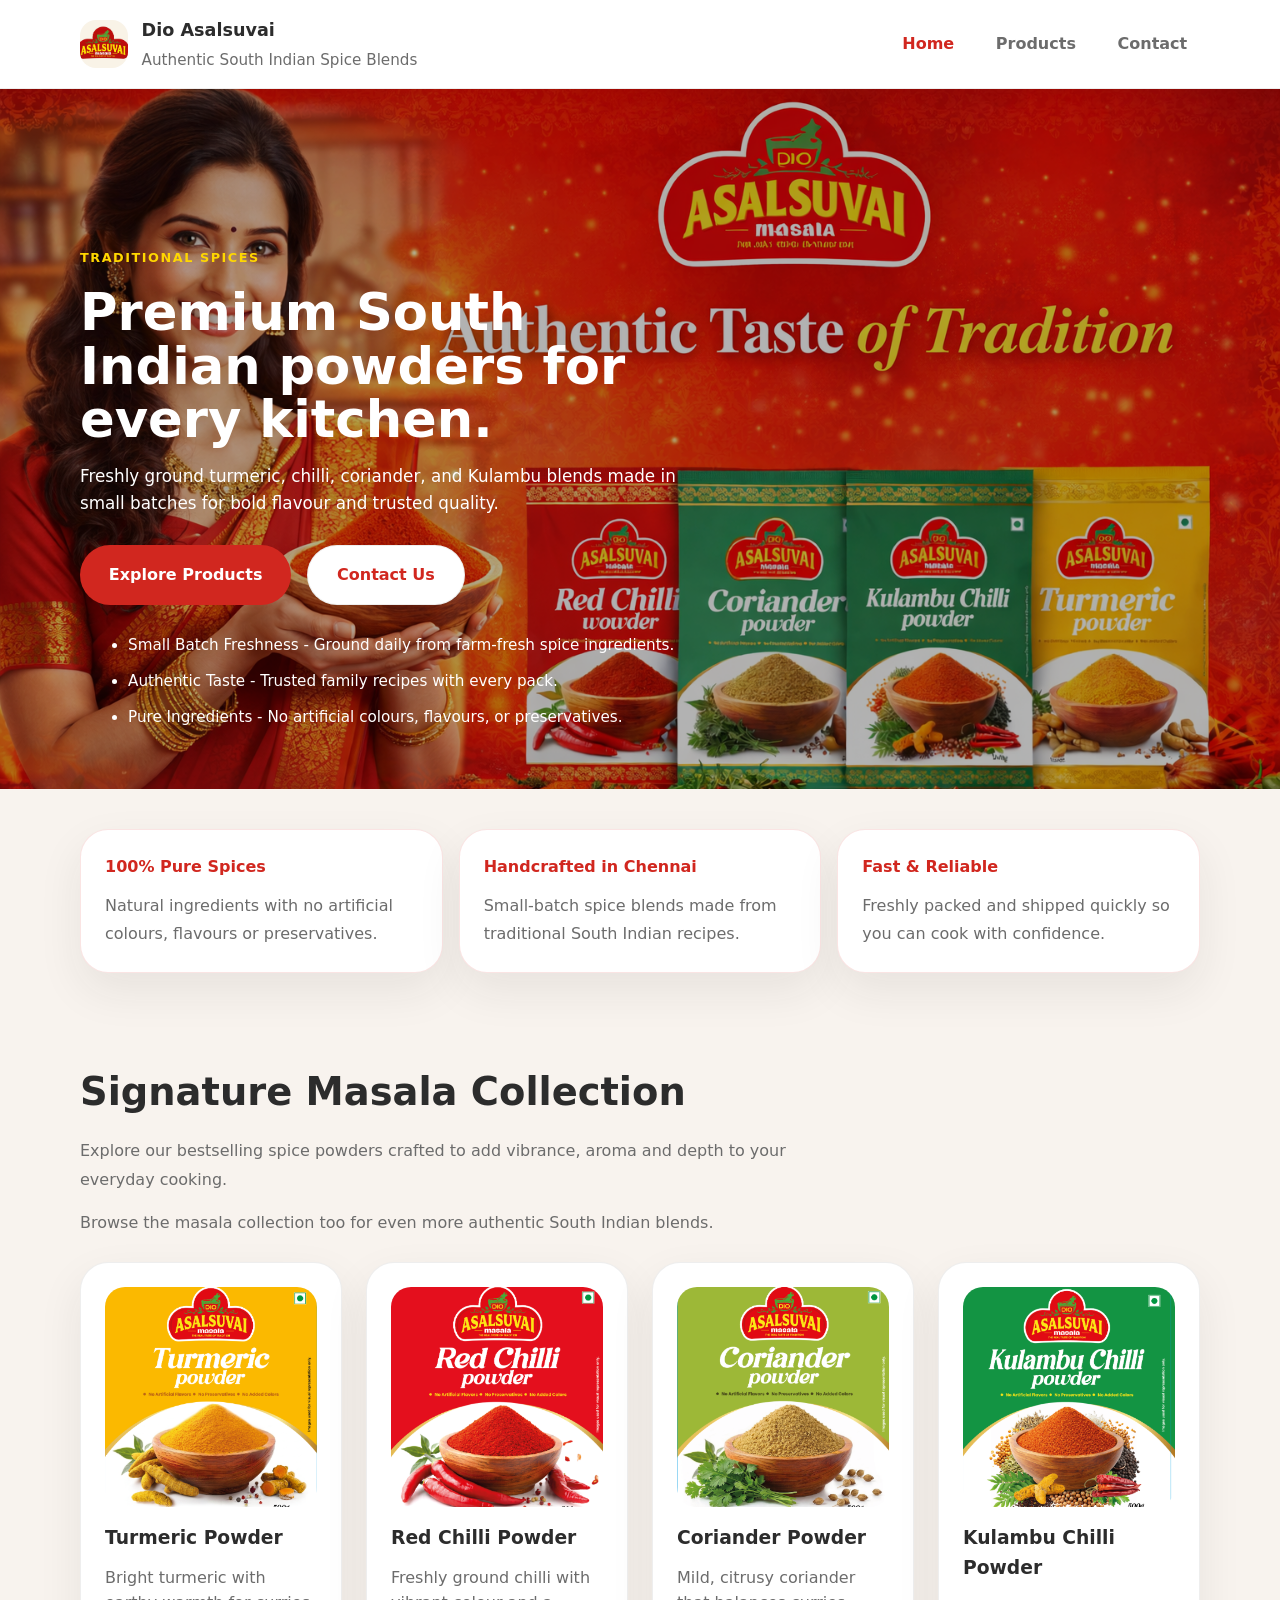
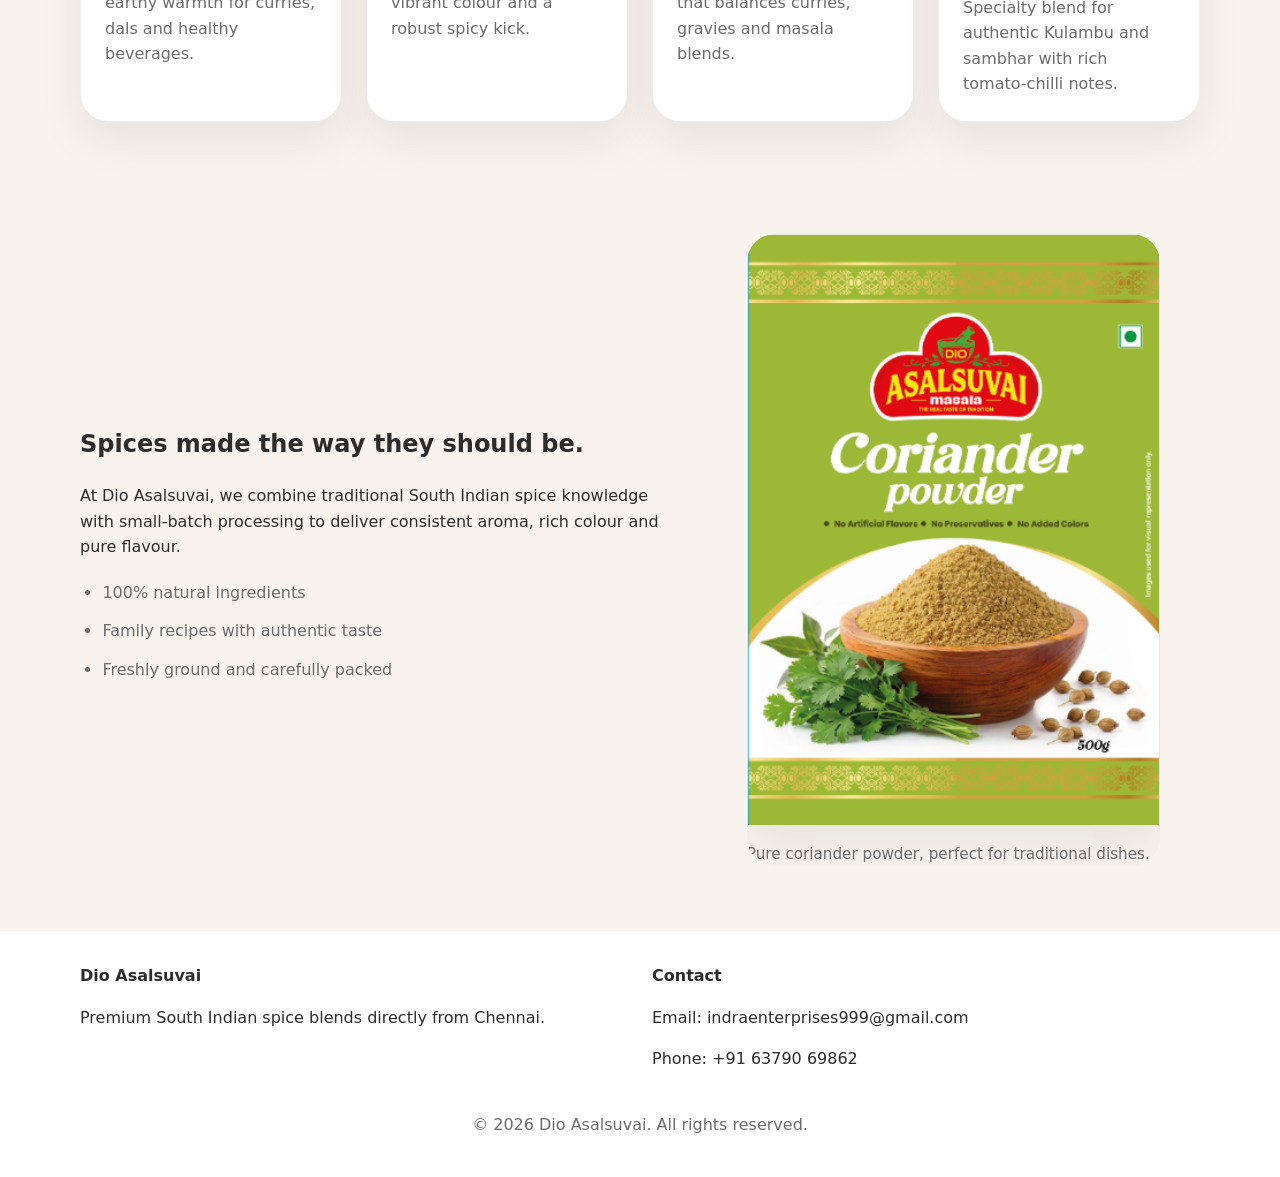
<file: index.html>
<!DOCTYPE html>
<html lang="en">
<head>
  <meta charset="UTF-8" />
  <meta name="viewport" content="width=device-width, initial-scale=1.0" />
  <title>Dio Asalsuvai | Authentic South Indian Spices</title>
  <link rel="stylesheet" href="styles.css" />
</head>
<body>
  <header class="site-header">
    <div class="container header-inner">
      <div class="brand">
        <div class="logo-mark">
          <img src="Image/logo.jpeg" alt="Dio Asalsuvai logo" />
        </div>
        <div>
          <h1>Dio Asalsuvai</h1>
          <p>Authentic South Indian Spice Blends</p>
        </div>
      </div>
      <nav class="nav">
        <a href="index.html" class="nav-link active">Home</a>
        <a href="product.html" class="nav-link">Products</a>
        <a href="contact.html" class="nav-link">Contact</a>
      </nav>
    </div>
  </header>

  <main>
    <section class="hero hero-home">
      <div class="carousel">
        <div class="carousel-slide" style="background-image: url('Image/Banner1.png');"></div>
        <div class="carousel-slide" style="background-image: url('Image/Banner2.png');"></div>
        <div class="carousel-slide" style="background-image: url('Image/Banner3.png');"></div>
      </div>
      <div class="container hero-grid">
        <div class="hero-copy">
          <span class="eyebrow">Traditional Spices</span>
          <h1>Premium South Indian powders for every kitchen.</h1>
          <p>Freshly ground turmeric, chilli, coriander, and Kulambu blends made in small batches for bold flavour and trusted quality.</p>
          <div class="hero-actions">
            <a href="product.html" class="button">Explore Products</a>
            <a href="contact.html" class="button button-secondary">Contact Us</a>
          </div>
          <ul class="hero-highlights">
            <li>Small Batch Freshness - Ground daily from farm-fresh spice ingredients.</li>
            <li>Authentic Taste - Trusted family recipes with every pack.</li>
            <li>Pure Ingredients - No artificial colours, flavours, or preservatives.</li>
          </ul>
        </div>
      </div>
    </section>

    <script>
      let currentSlide = 0;
      const slides = document.querySelectorAll('.carousel-slide');
      
      function showSlide(index) {
        slides.forEach((slide, i) => {
          slide.style.opacity = i === index ? '1' : '0';
        });
      }
      
      function nextSlide() {
        currentSlide = (currentSlide + 1) % slides.length;
        showSlide(currentSlide);
      }
      
      showSlide(0);
      setInterval(nextSlide, 60000);
    </script>

    </section>

    <section class="value-strip container">
      <div class="value-grid">
        <article class="value-card">
          <strong>100% Pure Spices</strong>
          <p>Natural ingredients with no artificial colours, flavours or preservatives.</p>
        </article>
        <article class="value-card">
          <strong>Handcrafted in Chennai</strong>
          <p>Small-batch spice blends made from traditional South Indian recipes.</p>
        </article>
        <article class="value-card">
          <strong>Fast & Reliable</strong>
          <p>Freshly packed and shipped quickly so you can cook with confidence.</p>
        </article>
      </div>
    </section>

    <section class="featured-products container">
      <div class="section-heading">
        <h2>Signature Masala Collection</h2>
        <p class="section-description">Explore our bestselling spice powders crafted to add vibrance, aroma and depth to your everyday cooking.</p>
        <p class="section-description">Browse the masala collection too for even more authentic South Indian blends.</p>
      </div>
      <div class="featured-grid">
        <article class="feature-card">
          <img src="Image/TurmericHomepage.png" alt="Turmeric Powder" />
          <h3>Turmeric Powder</h3>
          <p>Bright turmeric with earthy warmth for curries, dals and healthy beverages.</p>
        </article>
        <article class="feature-card">
          <img src="Image/ChilliHomePage.png" alt="Red Chilli Powder" />
          <h3>Red Chilli Powder</h3>
          <p>Freshly ground chilli with vibrant colour and a robust spicy kick.</p>
        </article>
        <article class="feature-card">
          <img src="Image/CorianderPowderHomepage.png" alt="Coriander Powder" />
          <h3>Coriander Powder</h3>
          <p>Mild, citrusy coriander that balances curries, gravies and masala blends.</p>
        </article>
        <article class="feature-card">
          <img src="Image/KulambuHomePage.png" alt="Kulambu Chilli Powder" />
          <h3>Kulambu Chilli Powder</h3>
          <p>Specialty blend for authentic Kulambu and sambhar with rich tomato-chilli notes.</p>
        </article>
      </div>
    </section>

    <section class="about container">
      <div class="about-grid">
        <div>
          <h2>Spices made the way they should be.</h2>
          <p>At Dio Asalsuvai, we combine traditional South Indian spice knowledge with small-batch processing to deliver consistent aroma, rich colour and pure flavour.</p>
          <ul class="about-list">
            <li>100% natural ingredients</li>
            <li>Family recipes with authentic taste</li>
            <li>Freshly ground and carefully packed</li>
          </ul>
        </div>
        <figure class="about-image">
          <img src="Image/CorianderPowderHomepage.png" alt="Fresh Coriander Powder" />
          <figcaption>Pure coriander powder, perfect for traditional dishes.</figcaption>
        </figure>
      </div>
    </section>
  </main>

  <footer class="site-footer">
    <div class="container footer-grid">
      <div>
        <p class="footer-title">Dio Asalsuvai</p>
        <p>Premium South Indian spice blends directly from Chennai.</p>
      </div>
      <div>
        <p class="footer-title">Contact</p>
        <p>Email: <a href="mailto:indraenterprises999@gmail.com">indraenterprises999@gmail.com</a></p>
        <p>Phone: +91 63790 69862</p>
      </div>
    </div>
    <p class="footer-copy">&copy; 2026 Dio Asalsuvai. All rights reserved.</p>
  </footer>
</body>
</html>
</file>
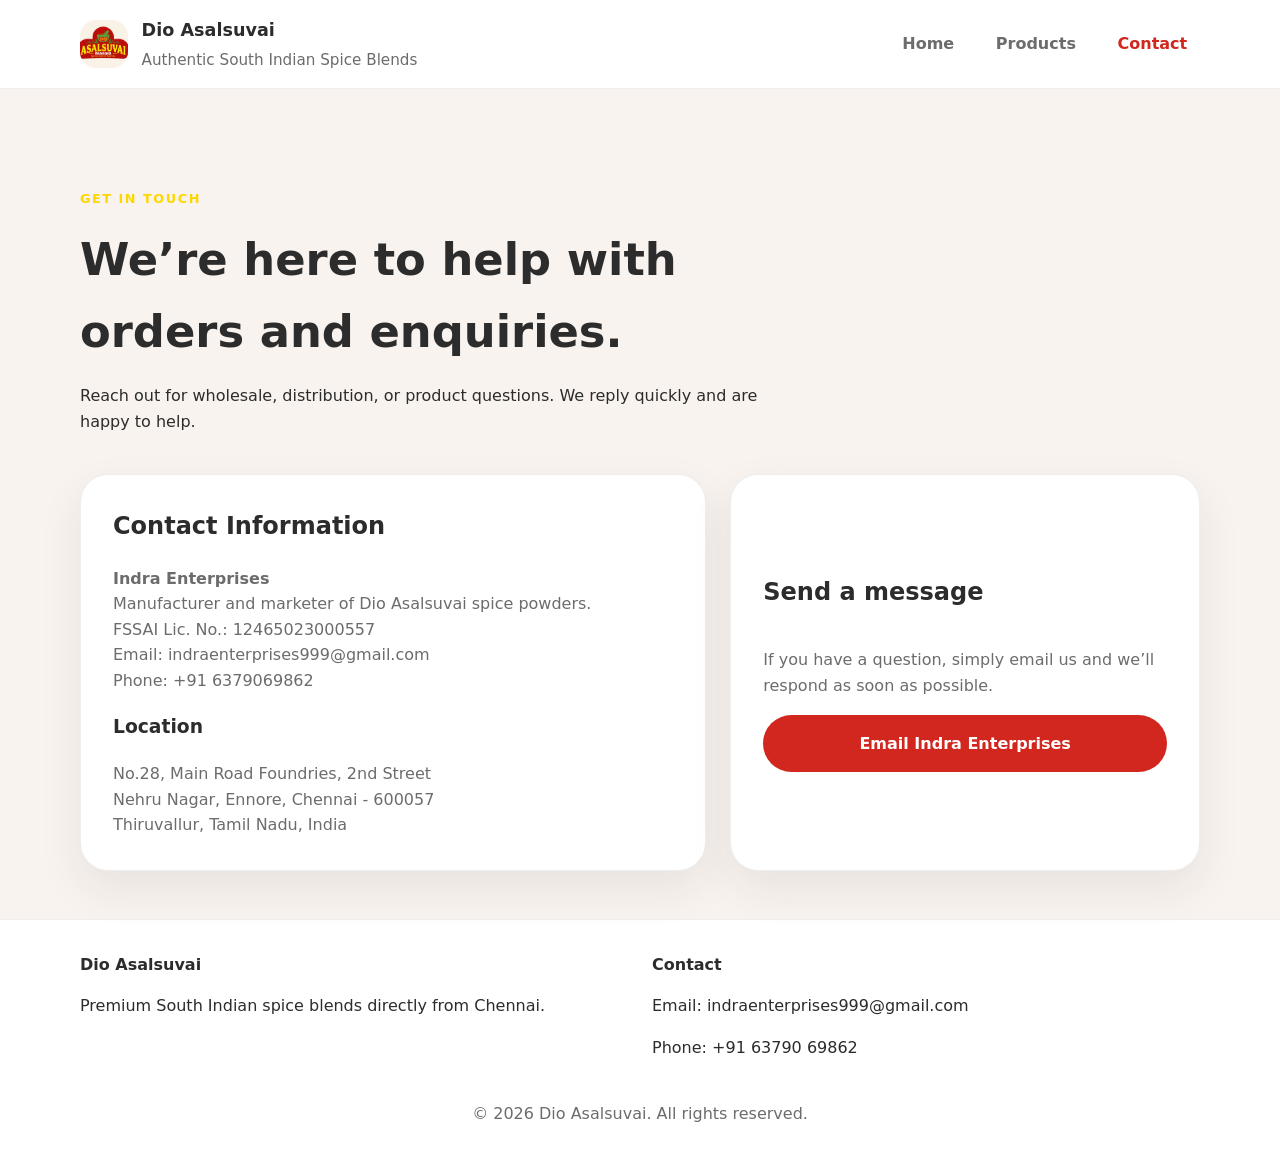
<file: contact.html>
<!DOCTYPE html>
<html lang="en">
<head>
  <meta charset="UTF-8" />
  <meta name="viewport" content="width=device-width, initial-scale=1.0" />
  <title>Dio Asalsuvai | Contact</title>
  <link rel="stylesheet" href="styles.css" />
</head>
<body>
  <header class="site-header">
    <div class="container header-inner">
      <div class="brand">
        <div class="logo-mark">
          <img src="Image/logo.jpeg" alt="Dio Asalsuvai logo" />
        </div>
        <div>
          <h1>Dio Asalsuvai</h1>
          <p>Authentic South Indian Spice Blends</p>
        </div>
      </div>
      <nav class="nav">
        <a href="index.html" class="nav-link">Home</a>
        <a href="product.html" class="nav-link">Products</a>
        <a href="contact.html" class="nav-link active">Contact</a>
      </nav>
    </div>
  </header>

  <main class="container page-content">
    <section class="page-hero">
      <div class="page-hero-copy">
        <span class="eyebrow">Get In Touch</span>
        <h1>We’re here to help with orders and enquiries.</h1>
        <p>Reach out for wholesale, distribution, or product questions. We reply quickly and are happy to help.</p>
      </div>
    </section>

    <section class="contact-grid">
      <div class="contact-details card">
        <h2>Contact Information</h2>
        <p><strong>Indra Enterprises</strong></p>
        <p>Manufacturer and marketer of Dio Asalsuvai spice powders.</p>
        <p>FSSAI Lic. No.: 12465023000557</p>
        <p>Email: <a href="mailto:indraenterprises999@gmail.com">indraenterprises999@gmail.com</a></p>
        <p>Phone: +91 6379069862</p>
        <h3>Location</h3>
        <p>No.28, Main Road Foundries, 2nd Street</p>
        <p>Nehru Nagar, Ennore, Chennai - 600057</p>
        <p>Thiruvallur, Tamil Nadu, India</p>
      </div>
      <div class="contact-card card">
        <h2>Send a message</h2>
        <p>If you have a question, simply email us and we’ll respond as soon as possible.</p>
        <a class="button" href="mailto:indraenterprises999@gmail.com?subject=Spice%20Order%20Inquiry">Email Indra Enterprises</a>
      </div>
    </section>
  </main>

  <footer class="site-footer">
    <div class="container footer-grid">
      <div>
        <p class="footer-title">Dio Asalsuvai</p>
        <p>Premium South Indian spice blends directly from Chennai.</p>
      </div>
      <div>
        <p class="footer-title">Contact</p>
        <p>Email: <a href="mailto:indraenterprises999@gmail.com">indraenterprises999@gmail.com</a></p>
        <p>Phone: +91 63790 69862</p>
      </div>
    </div>
    <p class="footer-copy">&copy; 2026 Dio Asalsuvai. All rights reserved.</p>
  </footer>
</body>
</html>
</file>
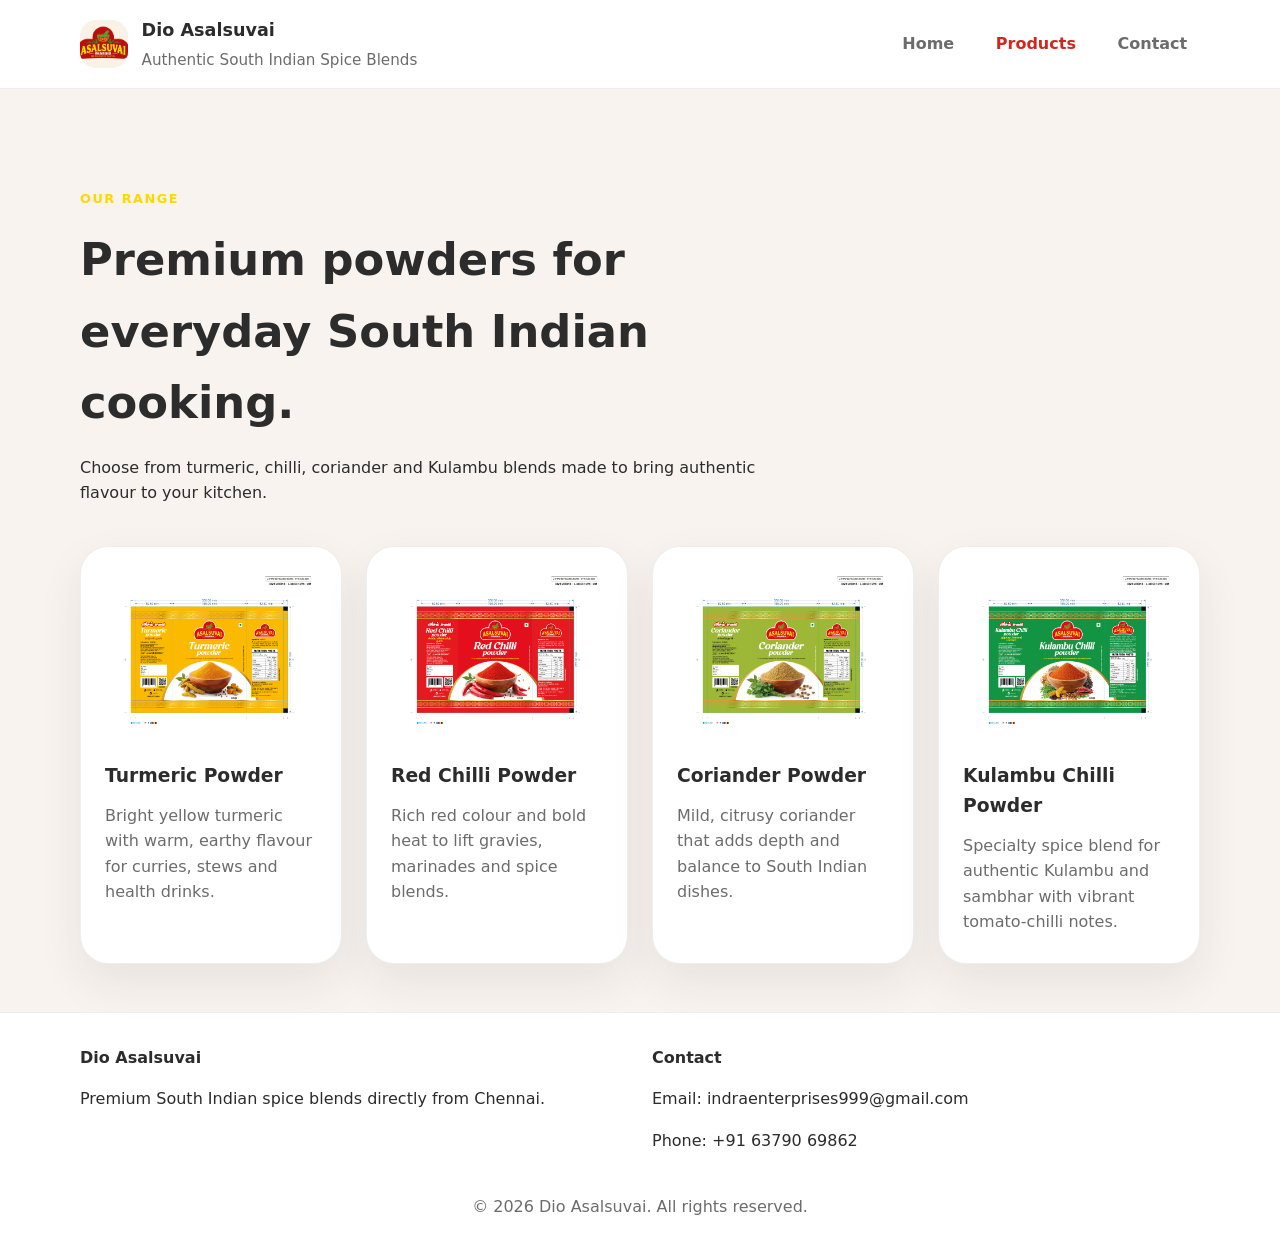
<file: product.html>
<!DOCTYPE html>
<html lang="en">
<head>
  <meta charset="UTF-8" />
  <meta name="viewport" content="width=device-width, initial-scale=1.0" />
  <title>Dio Asalsuvai | Products</title>
  <link rel="stylesheet" href="styles.css" />
</head>
<body>
  <header class="site-header">
    <div class="container header-inner">
      <div class="brand">
        <div class="logo-mark">
          <img src="Image/logo.jpeg" alt="Dio Asalsuvai logo" />
        </div>
        <div>
          <h1>Dio Asalsuvai</h1>
          <p>Authentic South Indian Spice Blends</p>
        </div>
      </div>
      <nav class="nav">
        <a href="index.html" class="nav-link">Home</a>
        <a href="product.html" class="nav-link active">Products</a>
        <a href="contact.html" class="nav-link">Contact</a>
      </nav>
    </div>
  </header>

  <main class="container page-content">
    <section class="page-hero">
      <div class="page-hero-copy">
        <span class="eyebrow">Our Range</span>
        <h1>Premium powders for everyday South Indian cooking.</h1>
        <p>Choose from turmeric, chilli, coriander and Kulambu blends made to bring authentic flavour to your kitchen.</p>
      </div>
    </section>

    <section class="product-list">
      <div class="product-grid">
        <article class="product-card">
          <img src="Image/TurmericPowder.png" alt="Turmeric Powder" class="product-card-img" />
          <div class="product-card-body">
            <h3>Turmeric Powder</h3>
            <p>Bright yellow turmeric with warm, earthy flavour for curries, stews and health drinks.</p>
          </div>
        </article>
        <article class="product-card">
          <img src="Image/ChilliPowder.png" alt="Red Chilli Powder" class="product-card-img" />
          <div class="product-card-body">
            <h3>Red Chilli Powder</h3>
            <p>Rich red colour and bold heat to lift gravies, marinades and spice blends.</p>
          </div>
        </article>
        <article class="product-card">
          <img src="Image/CorianderPowder.png" alt="Coriander Powder" class="product-card-img" />
          <div class="product-card-body">
            <h3>Coriander Powder</h3>
            <p>Mild, citrusy coriander that adds depth and balance to South Indian dishes.</p>
          </div>
        </article>
        <article class="product-card">
          <img src="Image/KulambuChilliPowder.png" alt="Kulambu Chilli Powder" class="product-card-img" />
          <div class="product-card-body">
            <h3>Kulambu Chilli Powder</h3>
            <p>Specialty spice blend for authentic Kulambu and sambhar with vibrant tomato-chilli notes.</p>
          </div>
        </article>
      </div>
    </section>
  </main>

  <footer class="site-footer">
    <div class="container footer-grid">
      <div>
        <p class="footer-title">Dio Asalsuvai</p>
        <p>Premium South Indian spice blends directly from Chennai.</p>
      </div>
      <div>
        <p class="footer-title">Contact</p>
        <p>Email: <a href="mailto:indraenterprises999@gmail.com">indraenterprises999@gmail.com</a></p>
        <p>Phone: +91 63790 69862</p>
      </div>
    </div>
    <p class="footer-copy">&copy; 2026 Dio Asalsuvai. All rights reserved.</p>
  </footer>
</body>
</html>
</file>
<file: styles.css>
:root {
  --bg: #f8f3ee;
  --surface: #ffffff;
  --text: #2c2c2c;
  --muted: #6c6c6c;
  --primary: #d1271f;
  --primary-dark: #a51d18;
  --secondary: #f4a000;
  --border: rgba(44, 44, 44, 0.08);
  --shadow: 0 18px 45px rgba(44, 44, 44, 0.08);
}

* {
  box-sizing: border-box;
}

body {
  margin: 0;
  font-family: 'Inter', system-ui, -apple-system, BlinkMacSystemFont, sans-serif;
  background: var(--bg);
  color: var(--text);
  line-height: 1.6;
}

a {
  color: inherit;
  text-decoration: none;
}

img {
  max-width: 100%;
  display: block;
}

.container {
  width: min(1120px, calc(100% - 2rem));
  margin: 0 auto;
}

.site-header {
  background: #fff;
  border-bottom: 1px solid var(--border);
  position: sticky;
  top: 0;
  z-index: 20;
}

.header-inner {
  display: flex;
  align-items: center;
  justify-content: space-between;
  gap: 1rem;
  padding: 1rem 0;
}

.brand {
  display: flex;
  align-items: center;
  gap: 0.85rem;
}

.logo-mark {
  width: 3rem;
  height: 3rem;
  border-radius: 1rem;
  display: grid;
  place-items: center;
  background: linear-gradient(135deg, var(--primary), #de5a40);
  overflow: hidden;
}

.logo-mark img {
  width: 100%;
  height: 100%;
  object-fit: cover;
}

.logo-mark img[alt="Dio Asalsuvai logo"] {
  width: 100%;
  height: 100%;
}

.brand h1 {
  margin: 0;
  font-size: 1.1rem;
}

.brand p {
  margin: 0.25rem 0 0;
  color: var(--muted);
  font-size: 0.95rem;
}

.nav {
  display: flex;
  gap: 1rem;
  flex-wrap: wrap;
}

.nav-link {
  color: var(--muted);
  font-weight: 700;
  padding: 0.55rem 0.8rem;
  border-radius: 999px;
  transition: color 0.2s ease, background 0.2s ease;
}

.nav-link.active,
.nav-link:hover {
  color: var(--primary);
}

.hero {
  padding: 0;
  position: relative;
  min-height: 700px;
  display: flex;
  align-items: flex-end;
  overflow: hidden;
}

.hero::before {
  content: '';
  position: absolute;
  top: 0;
  left: 0;
  right: 0;
  bottom: 0;
  background: rgba(0, 0, 0, 0.3);
  z-index: 1;
}

.hero-grid {
  display: grid;
  grid-template-columns: 1.1fr 0.9fr;
  align-items: center;
  gap: 2rem;
  position: relative;
  z-index: 2;
  padding-bottom: 3rem;
}

.hero-copy {
  max-width: 610px;
}

.eyebrow {
  display: inline-flex;
  text-transform: uppercase;
  letter-spacing: 0.12em;
  font-size: 0.8rem;
  font-weight: 700;
  color: #ffd700;
}

.hero-copy h1 {
  margin: 1rem 0 1rem;
  font-size: clamp(2.4rem, 4vw, 3.8rem);
  line-height: 1.05;
  color: #fff;
}

.hero-copy p {
  margin: 0;
  color: #fff;
  font-size: 1.05rem;
}

.hero-actions {
  display: flex;
  gap: 1rem;
  flex-wrap: wrap;
  margin: 1.75rem 0;
}

.button {
  display: inline-flex;
  align-items: center;
  justify-content: center;
  padding: 1rem 1.8rem;
  border-radius: 999px;
  background: var(--primary);
  color: #fff;
  font-weight: 700;
  transition: transform 0.2s ease, box-shadow 0.2s ease;
}

.button:hover {
  transform: translateY(-1px);
  box-shadow: 0 12px 30px rgba(209, 39, 31, 0.18);
}

.button.button-secondary {
  background: #fff;
  color: var(--primary);
  border: 1px solid var(--border);
}

.hero-highlights {
  list-style: disc;
  margin: 1.5rem 0 0 1.5rem;
  padding-left: 1.5rem;
}

.hero-highlights li {
  color: #fff;
  margin-bottom: 0.75rem;
  font-size: 0.95rem;
  line-height: 1.6;
}

.value-strip {
  padding: 2.5rem 0;
}

.value-grid {
  display: grid;
  gap: 1rem;
  grid-template-columns: repeat(3, minmax(0, 1fr));
}

.value-card {
  background: #fff;
  border: 1px solid rgba(209, 39, 31, 0.12);
  border-radius: 1.75rem;
  padding: 1.5rem;
  box-shadow: var(--shadow);
}

.value-card strong {
  display: block;
  margin-bottom: 0.75rem;
  color: var(--primary);
}

.value-card p {
  margin: 0;
  color: var(--muted);
  line-height: 1.75;
}

.carousel {
  position: absolute;
  top: 0;
  left: 0;
  right: 0;
  bottom: 0;
  width: 100%;
  height: 100%;
  z-index: 0;
}

.carousel-slide {
  position: absolute;
  top: 0;
  left: 0;
  width: 100%;
  height: 100%;
  background-size: cover;
  background-repeat: no-repeat;
  background-position: center;
  opacity: 0;
  transition: opacity 1s ease-in-out;
}

.section-heading {
  margin-bottom: 1.5rem;
}

.section-heading h2 {
  margin: 0;
  font-size: clamp(2rem, 3vw, 2.5rem);
}

.section-description {
  margin: 0.9rem 0 0;
  max-width: 720px;
  color: var(--muted);
  line-height: 1.8;
}

.featured-products,
.about,
.page-content {
  padding: 3rem 0;
}

.featured-grid,
.product-grid,
.contact-grid,
.about-grid {
  display: grid;
  gap: 1.5rem;
}

.featured-grid {
  grid-template-columns: repeat(auto-fit, minmax(220px, 1fr));
}

.feature-card,
.product-card,
.card {
  background: var(--surface);
  border-radius: 1.75rem;
  padding: 1.5rem;
  border: 1px solid var(--border);
  box-shadow: var(--shadow);
}

.feature-card img {
  width: 100%;
  height: 220px;
  object-fit: cover;
  border-radius: 1.25rem;
  margin-bottom: 1rem;
}

.feature-card h3,
.product-card-body h3 {
  margin: 0 0 0.75rem;
}

.feature-card p,
.product-card-body p,
.card p {
  margin: 0;
  color: var(--muted);
}

.about-grid {
  grid-template-columns: 1.1fr 0.9fr;
  align-items: center;
}

.about-list {
  list-style: disc;
  margin: 1.25rem 0 0 1.4rem;
  padding: 0;
  color: var(--muted);
}

.about-list li {
  margin-bottom: 0.8rem;
}

.about-image {
  overflow: hidden;
  border-radius: 1.75rem;
}

.about-image img {
  width: 100%;
  height: 100%;
  object-fit: cover;
  object-position: center;
  border: 1px solid var(--border);
  box-shadow: var(--shadow);
}

.about-image figcaption {
  margin-top: 1rem;
  color: var(--muted);
  font-size: 0.95rem;
}

.page-hero {
  padding: 3rem 0 1.5rem;
}

.page-hero-copy {
  max-width: 720px;
}

.page-hero-copy h1 {
  margin: 0.8rem 0 0;
  font-size: clamp(2.2rem, 3.5vw, 3rem);
}

.product-grid {
  grid-template-columns: repeat(auto-fit, minmax(240px, 1fr));
}

.product-card {
  display: flex;
  flex-direction: column;
  gap: 1rem;
}

.product-card-img {
  width: 100%;
  height: auto;
  object-fit: contain;
  aspect-ratio: auto;
}

.product-card-body {
  padding: 0.25rem 0;
}

.contact-grid {
  grid-template-columns: 1.2fr 0.9fr;
}

.card h2,
.contact-details h2 {
  margin-top: 0;
}

.contact-details {
  padding: 2rem;
}

.contact-card {
  display: flex;
  flex-direction: column;
  justify-content: center;
  gap: 1rem;
  padding: 2rem;
}

.form-control {
  width: 100%;
  padding: 1rem 1.1rem;
  border: 1px solid var(--border);
  border-radius: 1rem;
  background: #fff;
  font: inherit;
}

.form-control:focus {
  outline: 2px solid rgba(209, 39, 31, 0.2);
}

.footer-grid {
  display: grid;
  grid-template-columns: repeat(2, minmax(0, 1fr));
  gap: 1.5rem;
  align-items: start;
}

.footer-title {
  margin: 0 0 0.75rem;
  font-weight: 700;
}

.footer-copy {
  margin: 1.5rem 0 0;
  text-align: center;
  color: var(--muted);
}

.site-footer {
  padding: 2rem 0 2.5rem;
  background: #fff;
  border-top: 1px solid var(--border);
}

@media (max-width: 860px) {
  .hero-grid,
  .about-grid,
  .contact-grid,
  .value-grid {
    grid-template-columns: 1fr;
  }

  .page-hero,
  .featured-products,
  .about,
  .product-list,
  .contact-grid,
  .value-strip {
    padding: 2rem 0;
  }
}

@media (max-width: 640px) {
  .header-inner {
    flex-direction: column;
    align-items: flex-start;
  }

  .nav {
    width: 100%;
    justify-content: flex-start;
  }

  .hero-highlights {
    grid-template-columns: 1fr;
  }

  .footer-grid {
    grid-template-columns: 1fr;
  }
}
</file>
